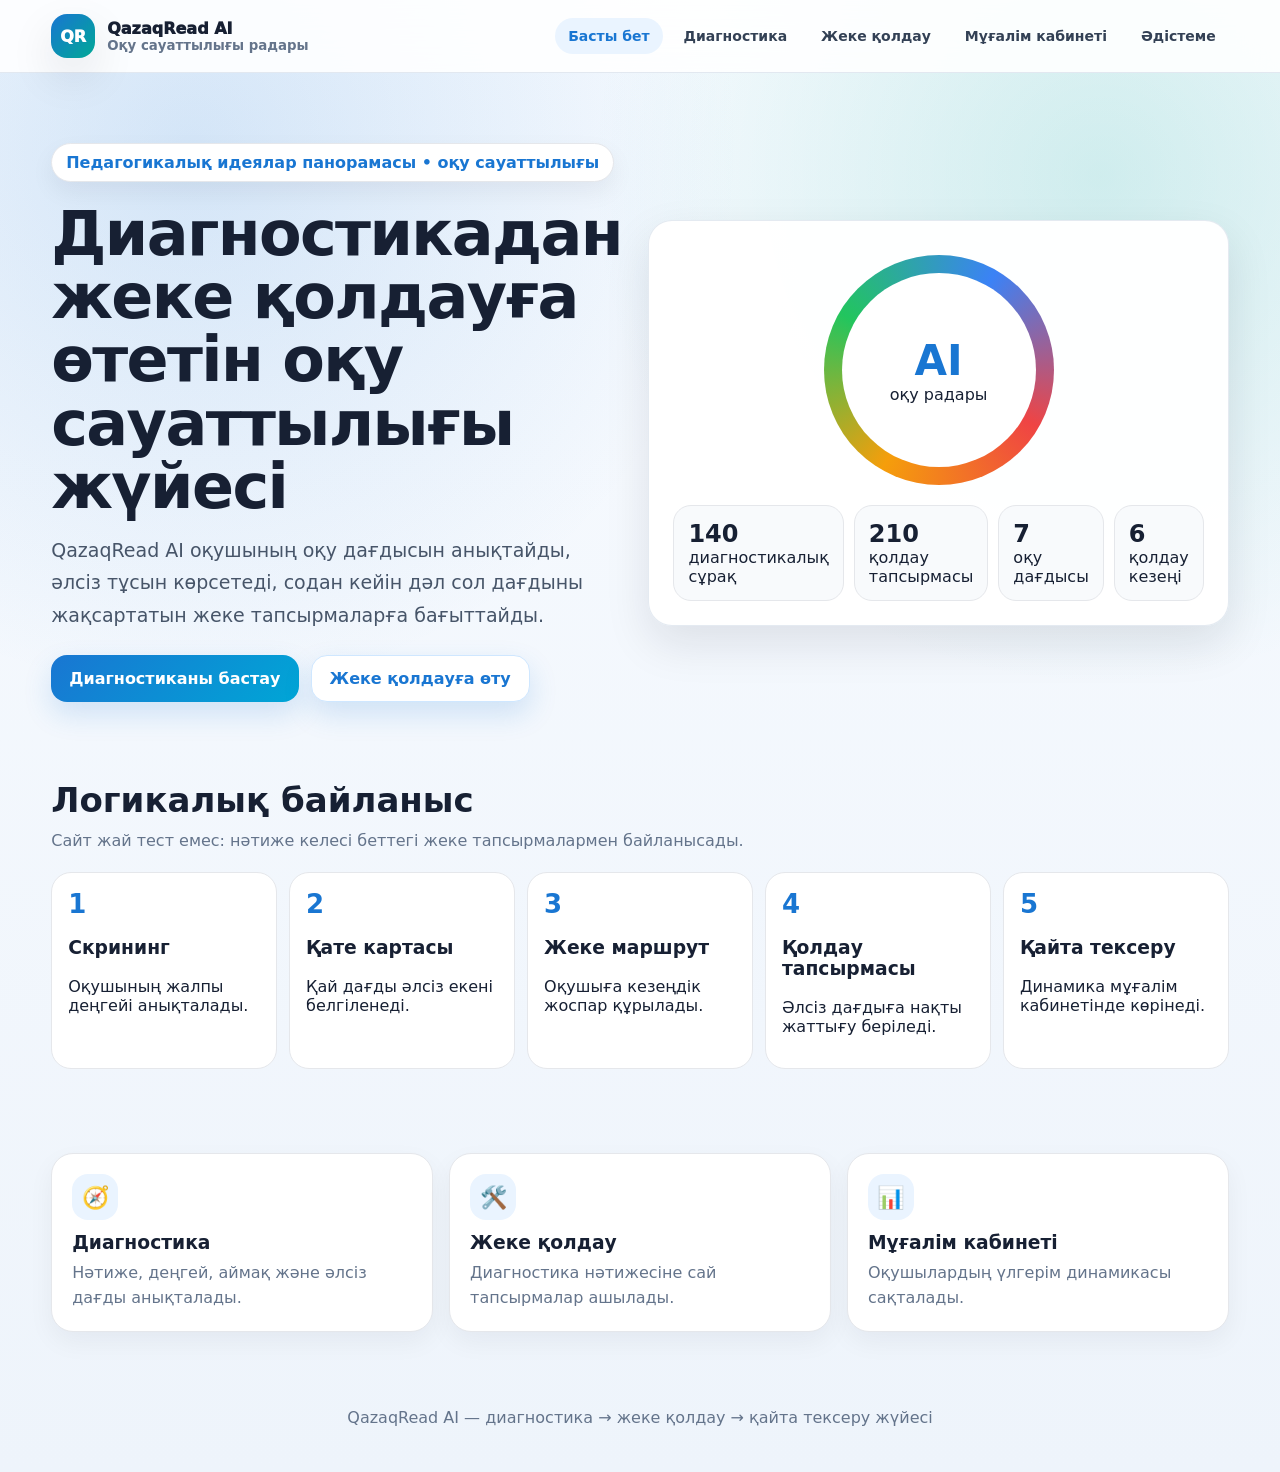
<file: index.html>
<!DOCTYPE html><html lang="kk"><head><meta charset="UTF-8"><meta name="viewport" content="width=device-width, initial-scale=1.0"><title>QazaqRead AI — Басты бет</title><link rel="stylesheet" href="style.css"></head><body>
<div class="nav">
  <div class="container nav-inner">
    <a class="logo" href="index.html"><span class="logo-mark">QR</span><span>QazaqRead AI<small>Оқу сауаттылығы радары</small></span></a>
    <div class="menu">
      <a href="index.html">Басты бет</a>
      <a href="diagnostika.html">Диагностика</a>
      <a href="tapsyrmalar.html">Жеке қолдау</a>
      <a href="kabinet.html">Мұғалім кабинеті</a>
      <a href="adistemelik.html">Әдістеме</a>
    </div>
  </div>
</div>

<header class="hero"><div class="container grid"><div><span class="badge">Педагогикалық идеялар панорамасы • оқу сауаттылығы</span><h1>Диагностикадан жеке қолдауға өтетін оқу сауаттылығы жүйесі</h1><p class="lead">QazaqRead AI оқушының оқу дағдысын анықтайды, әлсіз тұсын көрсетеді, содан кейін дәл сол дағдыны жақсартатын жеке тапсырмаларға бағыттайды.</p><div class="actions"><a class="btn primary" href="diagnostika.html">Диагностиканы бастау</a><a class="btn secondary" href="tapsyrmalar.html">Жеке қолдауға өту</a></div></div><div class="card"><div class="radar"><div class="radar-inner"><div><b>AI</b><br>оқу радары</div></div></div><div class="stat-row"><div class="stat"><b>140</b><span>диагностикалық сұрақ</span></div><div class="stat"><b>210</b><span>қолдау тапсырмасы</span></div><div class="stat"><b>7</b><span>оқу дағдысы</span></div><div class="stat"><b>6</b><span>қолдау кезеңі</span></div></div></div></div></header>
<section class="section"><div class="container"><div class="section-head"><div><h2>Логикалық байланыс</h2><p class="sub">Сайт жай тест емес: нәтиже келесі беттегі жеке тапсырмалармен байланысады.</p></div></div><div class="flow"><div class="step"><b>1</b><h3>Скрининг</h3><p>Оқушының жалпы деңгейі анықталады.</p></div><div class="step"><b>2</b><h3>Қате картасы</h3><p>Қай дағды әлсіз екені белгіленеді.</p></div><div class="step"><b>3</b><h3>Жеке маршрут</h3><p>Оқушыға кезеңдік жоспар құрылады.</p></div><div class="step"><b>4</b><h3>Қолдау тапсырмасы</h3><p>Әлсіз дағдыға нақты жаттығу беріледі.</p></div><div class="step"><b>5</b><h3>Қайта тексеру</h3><p>Динамика мұғалім кабинетінде көрінеді.</p></div></div></div></section>
<section class="section"><div class="container"><div class="cards"><a class="mini" href="diagnostika.html"><div class="icon">🧭</div><h3>Диагностика</h3><p>Нәтиже, деңгей, аймақ және әлсіз дағды анықталады.</p></a><a class="mini" href="tapsyrmalar.html"><div class="icon">🛠️</div><h3>Жеке қолдау</h3><p>Диагностика нәтижесіне сай тапсырмалар ашылады.</p></a><a class="mini" href="kabinet.html"><div class="icon">📊</div><h3>Мұғалім кабинеті</h3><p>Оқушылардың үлгерім динамикасы сақталады.</p></a></div></div></section>
<div class="footer"><div class="container">QazaqRead AI — диагностика → жеке қолдау → қайта тексеру жүйесі</div></div><script src="data.js"></script><script src="script.js"></script></body></html>
</file>
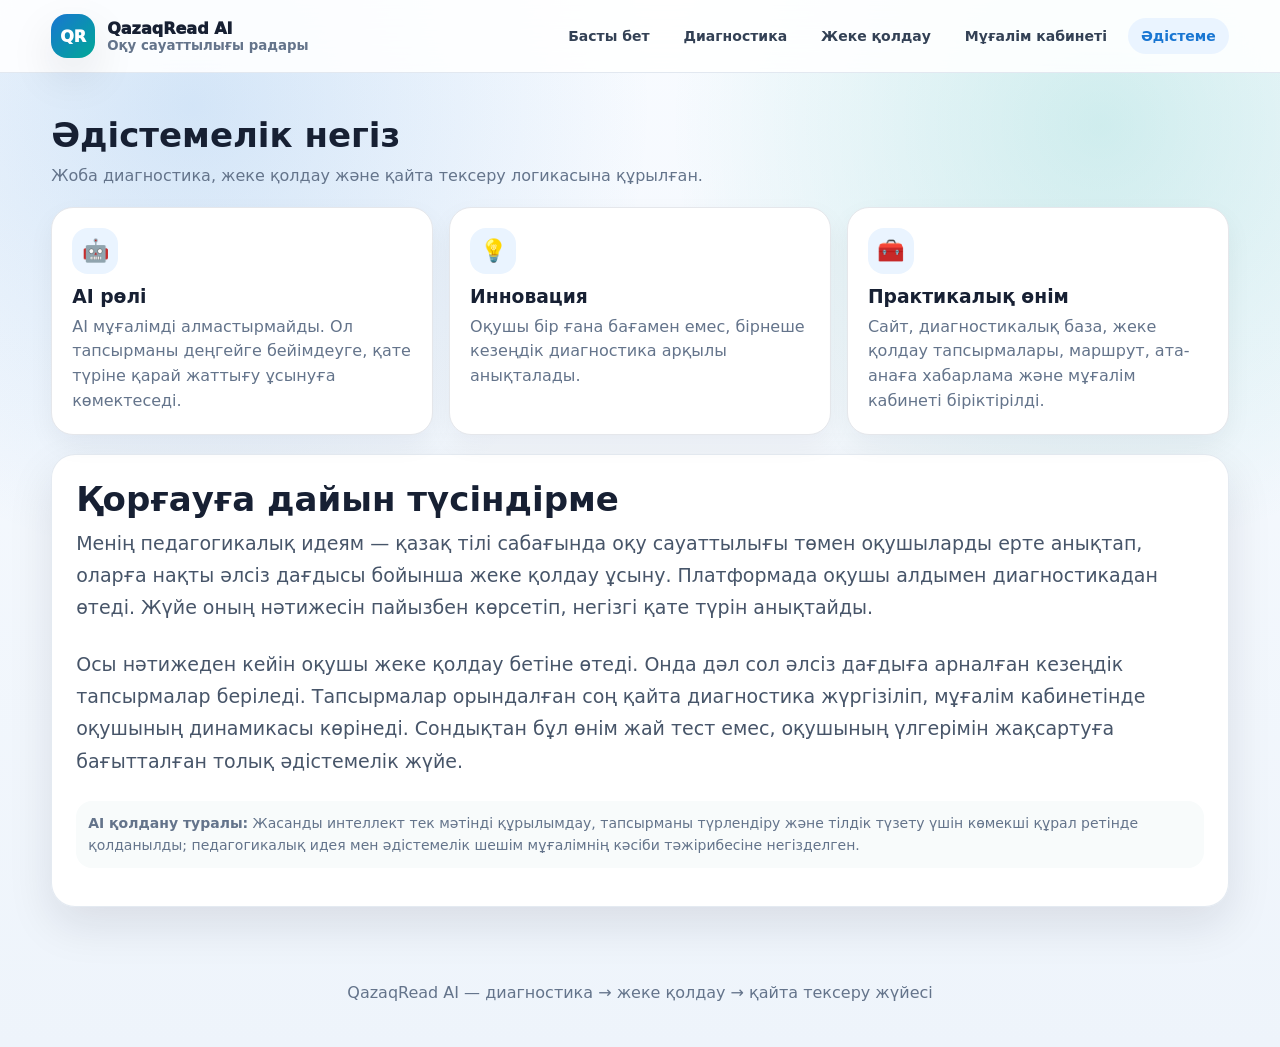
<file: adistemelik.html>
<!DOCTYPE html><html lang="kk"><head><meta charset="UTF-8"><meta name="viewport" content="width=device-width, initial-scale=1.0"><title>QazaqRead AI — Әдістеме</title><link rel="stylesheet" href="style.css"></head><body>
<div class="nav">
  <div class="container nav-inner">
    <a class="logo" href="index.html"><span class="logo-mark">QR</span><span>QazaqRead AI<small>Оқу сауаттылығы радары</small></span></a>
    <div class="menu">
      <a href="index.html">Басты бет</a>
      <a href="diagnostika.html">Диагностика</a>
      <a href="tapsyrmalar.html">Жеке қолдау</a>
      <a href="kabinet.html">Мұғалім кабинеті</a>
      <a href="adistemelik.html">Әдістеме</a>
    </div>
  </div>
</div>

<section class="section"><div class="container"><div class="section-head"><div><h2>Әдістемелік негіз</h2><p class="sub">Жоба диагностика, жеке қолдау және қайта тексеру логикасына құрылған.</p></div></div><div class="cards"><div class="mini"><div class="icon">🤖</div><h3>AI рөлі</h3><p>AI мұғалімді алмастырмайды. Ол тапсырманы деңгейге бейімдеуге, қате түріне қарай жаттығу ұсынуға көмектеседі.</p></div><div class="mini"><div class="icon">💡</div><h3>Инновация</h3><p>Оқушы бір ғана бағамен емес, бірнеше кезеңдік диагностика арқылы анықталады.</p></div><div class="mini"><div class="icon">🧰</div><h3>Практикалық өнім</h3><p>Сайт, диагностикалық база, жеке қолдау тапсырмалары, маршрут, ата-анаға хабарлама және мұғалім кабинеті біріктірілді.</p></div></div><br><div class="card"><h2>Қорғауға дайын түсіндірме</h2><p class="lead">Менің педагогикалық идеям — қазақ тілі сабағында оқу сауаттылығы төмен оқушыларды ерте анықтап, оларға нақты әлсіз дағдысы бойынша жеке қолдау ұсыну. Платформада оқушы алдымен диагностикадан өтеді. Жүйе оның нәтижесін пайызбен көрсетіп, негізгі қате түрін анықтайды.</p><p class="lead">Осы нәтижеден кейін оқушы жеке қолдау бетіне өтеді. Онда дәл сол әлсіз дағдыға арналған кезеңдік тапсырмалар беріледі. Тапсырмалар орындалған соң қайта диагностика жүргізіліп, мұғалім кабинетінде оқушының динамикасы көрінеді. Сондықтан бұл өнім жай тест емес, оқушының үлгерімін жақсартуға бағытталған толық әдістемелік жүйе.</p><p class="note"><b>AI қолдану туралы:</b> Жасанды интеллект тек мәтінді құрылымдау, тапсырманы түрлендіру және тілдік түзету үшін көмекші құрал ретінде қолданылды; педагогикалық идея мен әдістемелік шешім мұғалімнің кәсіби тәжірибесіне негізделген.</p></div></div></section>
<div class="footer"><div class="container">QazaqRead AI — диагностика → жеке қолдау → қайта тексеру жүйесі</div></div><script src="data.js"></script><script src="script.js"></script></body></html>
</file>
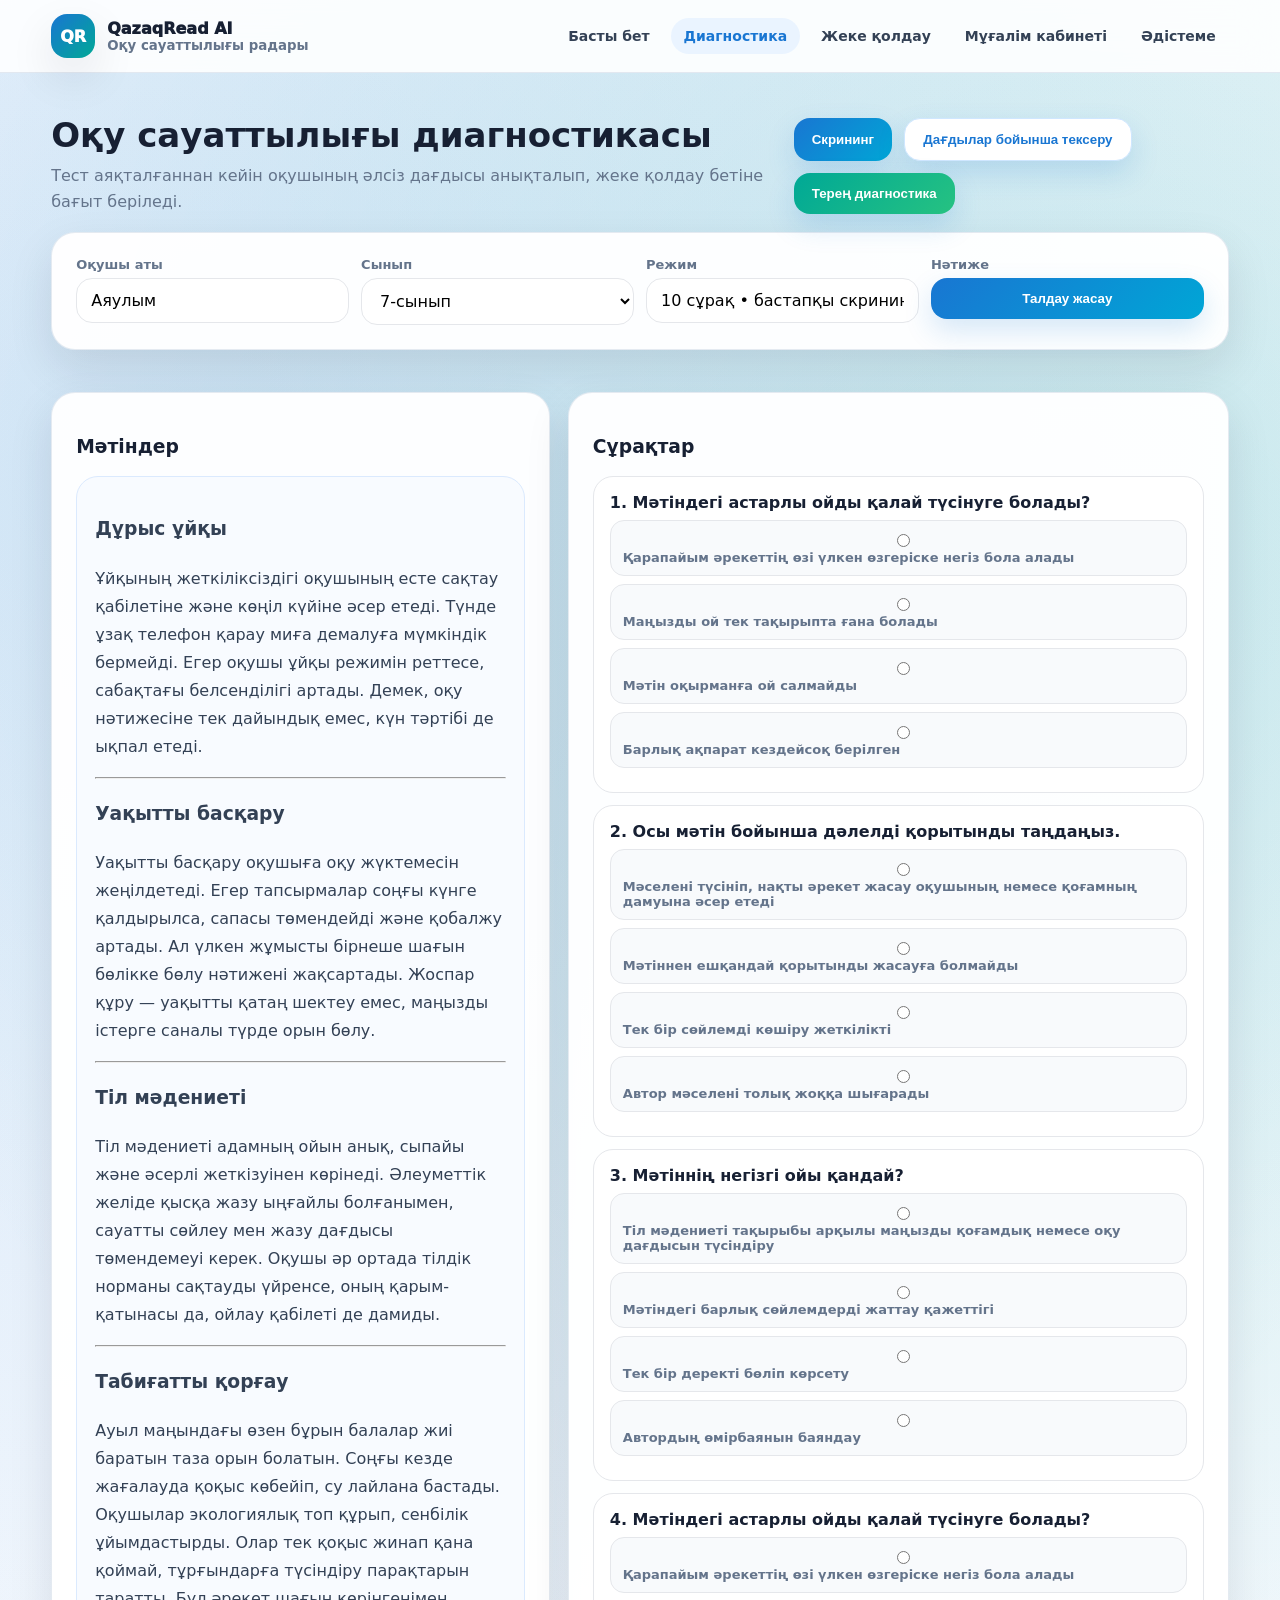
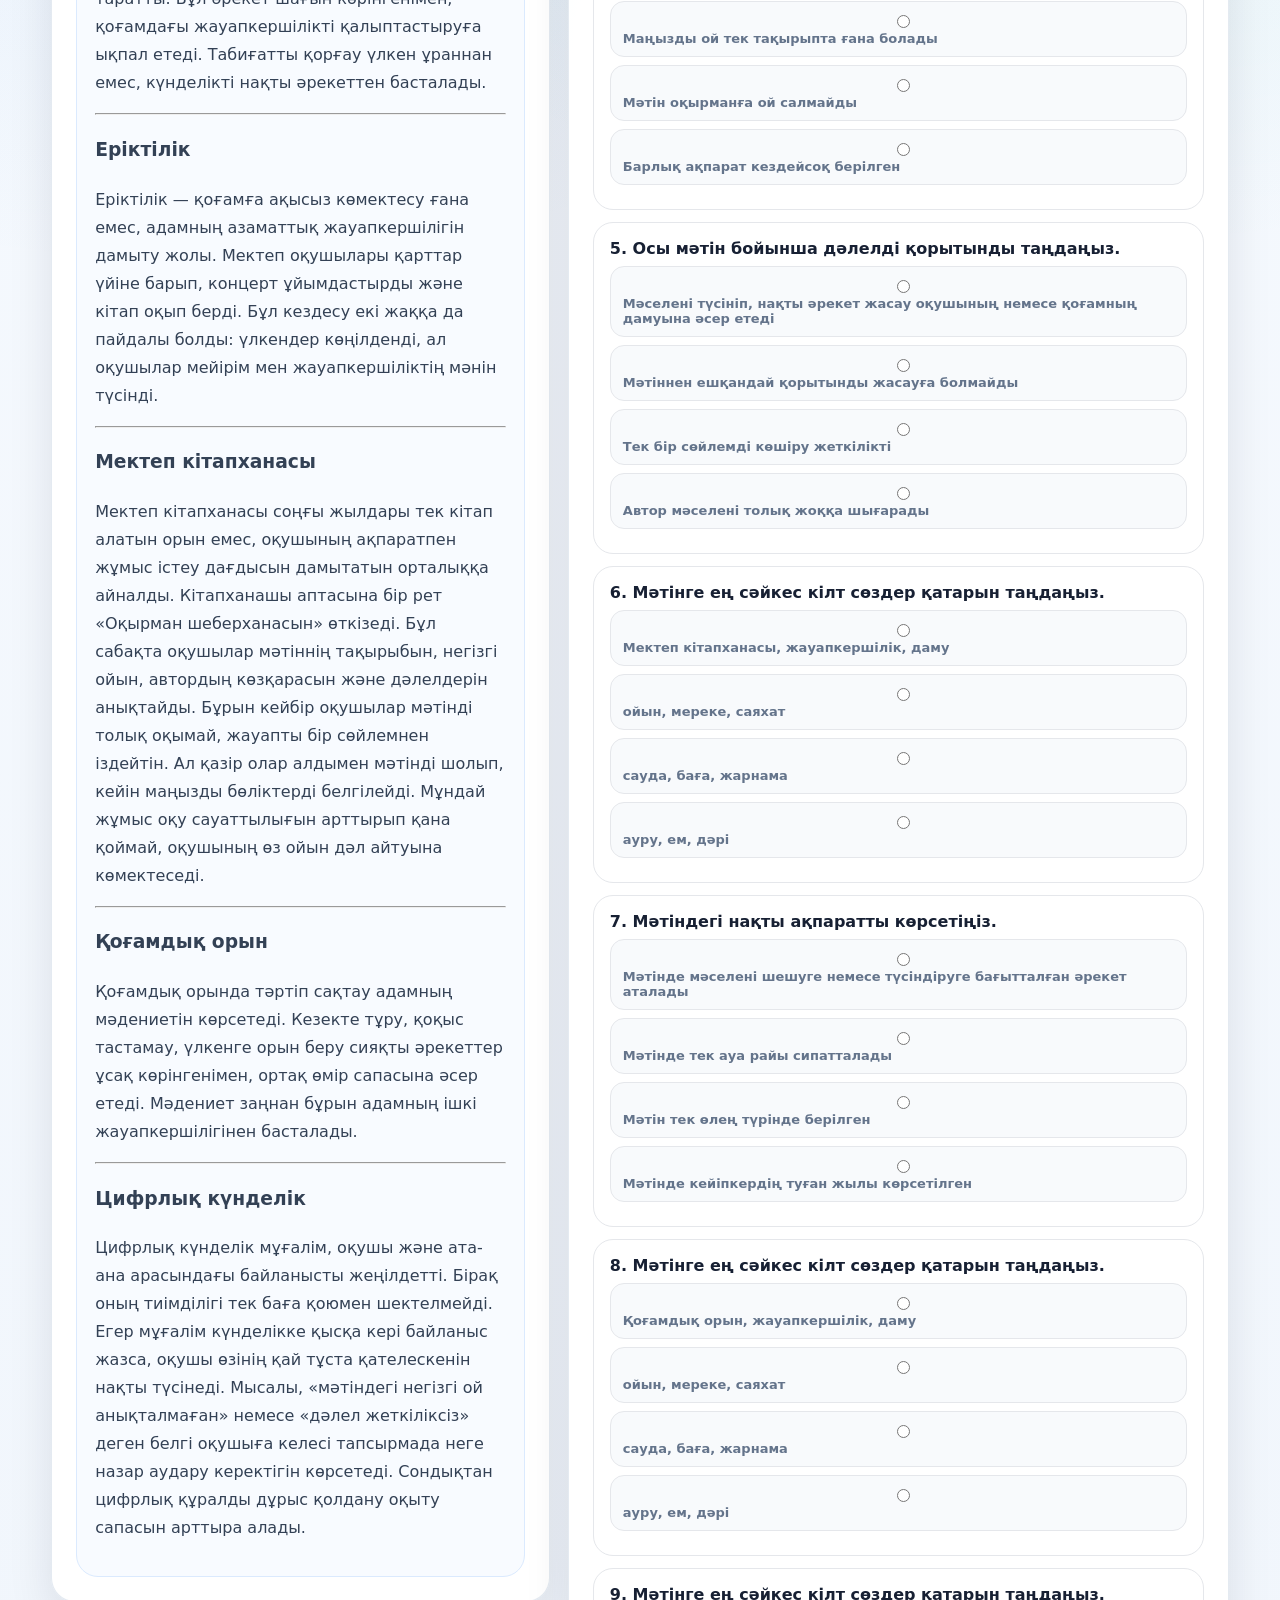
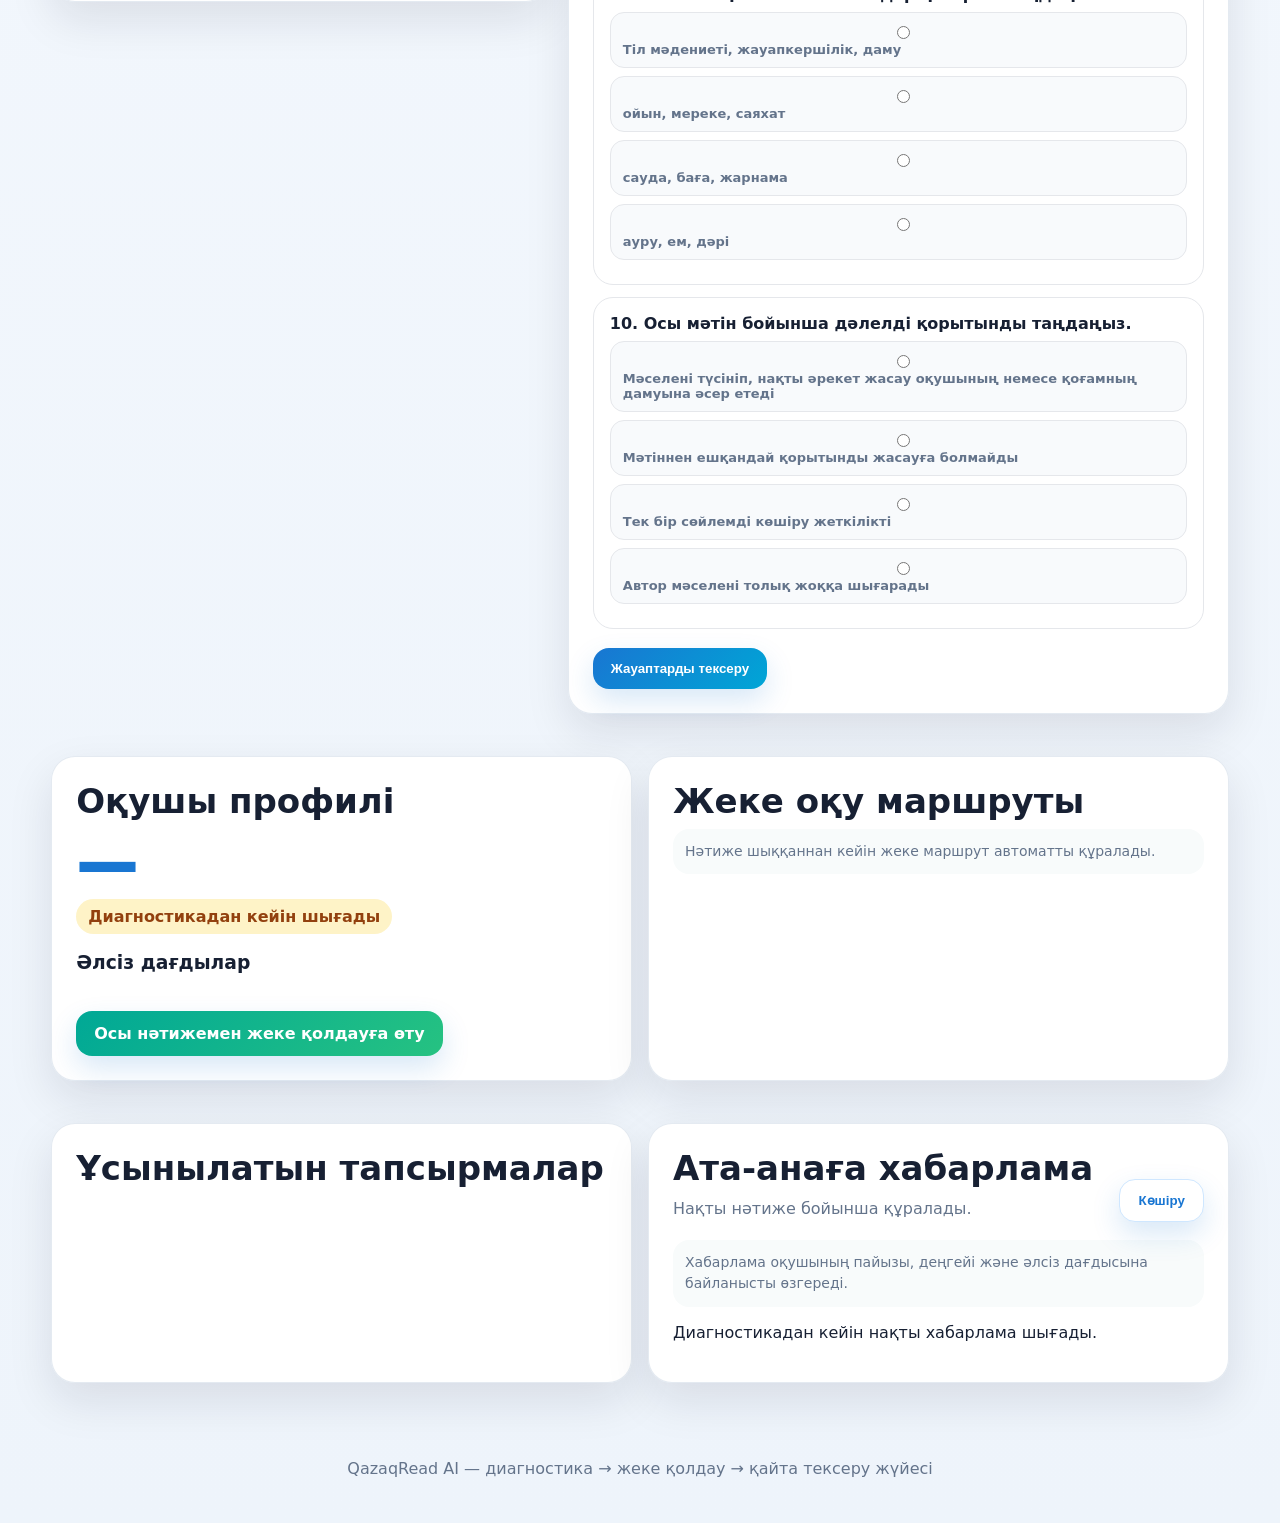
<file: diagnostika.html>
<!DOCTYPE html><html lang="kk"><head><meta charset="UTF-8"><meta name="viewport" content="width=device-width, initial-scale=1.0"><title>QazaqRead AI — Диагностика</title><link rel="stylesheet" href="style.css"></head><body>
<div class="nav">
  <div class="container nav-inner">
    <a class="logo" href="index.html"><span class="logo-mark">QR</span><span>QazaqRead AI<small>Оқу сауаттылығы радары</small></span></a>
    <div class="menu">
      <a href="index.html">Басты бет</a>
      <a href="diagnostika.html">Диагностика</a>
      <a href="tapsyrmalar.html">Жеке қолдау</a>
      <a href="kabinet.html">Мұғалім кабинеті</a>
      <a href="adistemelik.html">Әдістеме</a>
    </div>
  </div>
</div>

<section class="section"><div class="container"><div class="section-head"><div><h2>Оқу сауаттылығы диагностикасы</h2><p class="sub">Тест аяқталғаннан кейін оқушының әлсіз дағдысы анықталып, жеке қолдау бетіне бағыт беріледі.</p></div><div class="actions"><button class="btn primary" onclick="buildDiagnostic('screening')">Скрининг</button><button class="btn secondary" onclick="buildBalancedDiagnostic()">Дағдылар бойынша тексеру</button><button class="btn green" onclick="buildDiagnostic('deep')">Терең диагностика</button></div></div><div class="card"><div class="form-grid"><div><label>Оқушы аты</label><input id="studentName" value="Аяулым"></div><div><label>Сынып</label><select id="studentGrade"><option>5-сынып</option><option>6-сынып</option><option selected>7-сынып</option><option>8-сынып</option><option>9-сынып</option><option>10-сынып</option></select></div><div><label>Режим</label><input id="testInfo" value="Скрининг" readonly></div><div><label>Нәтиже</label><button class="btn primary" style="width:100%;justify-content:center" onclick="evaluate()">Талдау жасау</button></div></div></div></div></section>
<section class="section" style="padding-top:0"><div class="container test-layout"><div class="card"><h3>Мәтіндер</h3><div class="passage" id="passageBox"></div></div><div class="card"><h3>Сұрақтар</h3><div class="qbox" id="questionsBox"></div><br><button class="btn primary" onclick="evaluate()">Жауаптарды тексеру</button></div></div></section>
<section class="section" style="padding-top:0"><div class="container result-grid"><div class="card"><h2>Оқушы профилі</h2><div class="big-score" id="scoreBox">—</div><div id="levelBox"><span class="level-pill level-yellow">Диагностикадан кейін шығады</span></div><h3>Әлсіз дағдылар</h3><div class="skill-list" id="weakSkills"></div><br><a class="btn green" href="tapsyrmalar.html">Осы нәтижемен жеке қолдауға өту</a></div><div class="card"><h2>Жеке оқу маршруты</h2><div class="route" id="routeBox"><div class="note">Нәтиже шыққаннан кейін жеке маршрут автоматты құралады.</div></div></div></div></section>
<section class="section" style="padding-top:0"><div class="container result-grid"><div class="card"><h2>Ұсынылатын тапсырмалар</h2><div class="cards" id="recommendedTasks"></div></div><div class="card"><div class="section-head"><div><h2>Ата-анаға хабарлама</h2><p class="sub">Нақты нәтиже бойынша құралады.</p></div><button class="btn secondary" onclick="copyParent()">Көшіру</button></div><p class="note">Хабарлама оқушының пайызы, деңгейі және әлсіз дағдысына байланысты өзгереді.</p><p id="parentText">Диагностикадан кейін нақты хабарлама шығады.</p></div></div></section>
<div class="footer"><div class="container">QazaqRead AI — диагностика → жеке қолдау → қайта тексеру жүйесі</div></div><script src="data.js"></script><script src="script.js"></script></body></html>
</file>
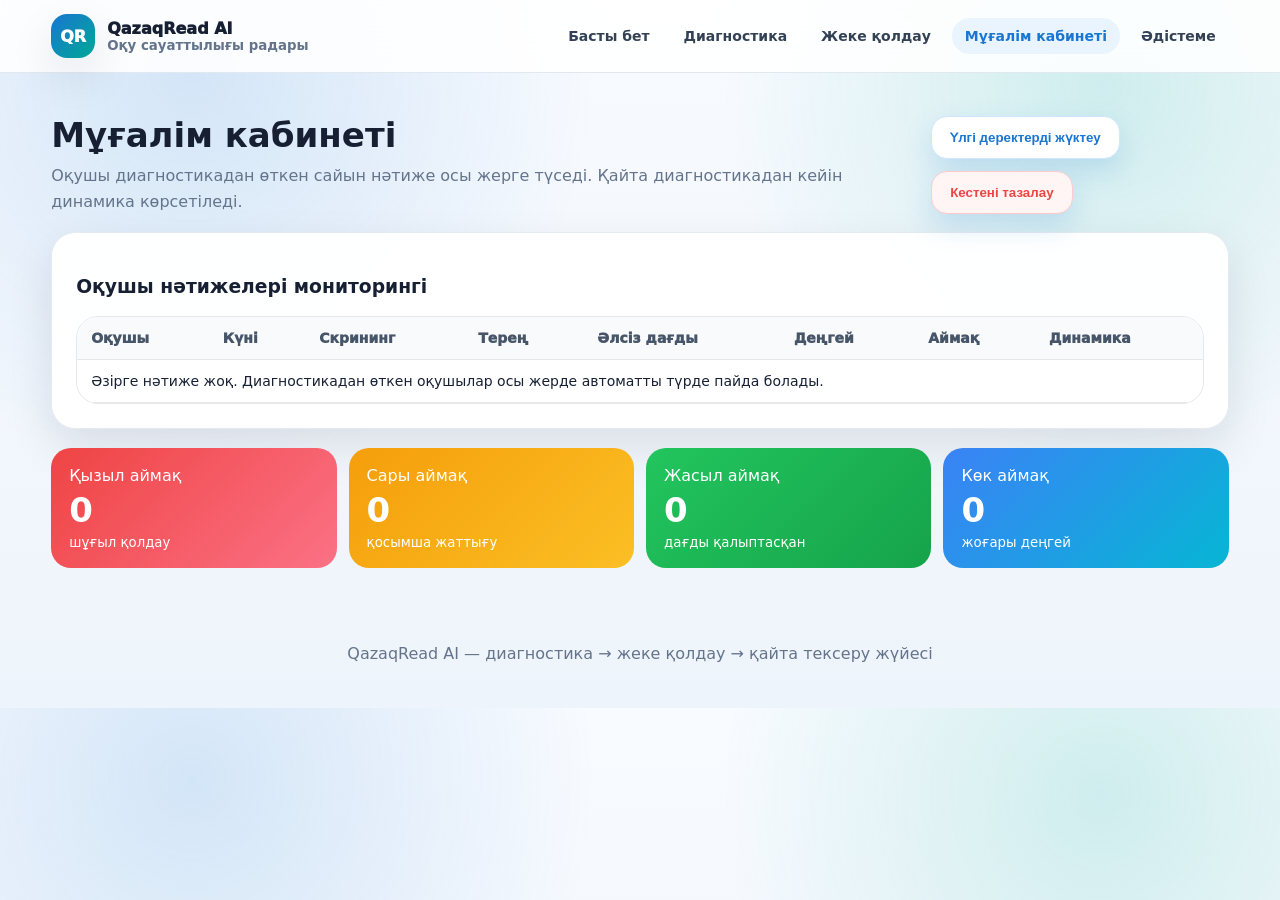
<file: kabinet.html>
<!DOCTYPE html><html lang="kk"><head><meta charset="UTF-8"><meta name="viewport" content="width=device-width, initial-scale=1.0"><title>QazaqRead AI — Мұғалім кабинеті</title><link rel="stylesheet" href="style.css"></head><body>
<div class="nav">
  <div class="container nav-inner">
    <a class="logo" href="index.html"><span class="logo-mark">QR</span><span>QazaqRead AI<small>Оқу сауаттылығы радары</small></span></a>
    <div class="menu">
      <a href="index.html">Басты бет</a>
      <a href="diagnostika.html">Диагностика</a>
      <a href="tapsyrmalar.html">Жеке қолдау</a>
      <a href="kabinet.html">Мұғалім кабинеті</a>
      <a href="adistemelik.html">Әдістеме</a>
    </div>
  </div>
</div>

<section class="section"><div class="container"><div class="section-head"><div><h2>Мұғалім кабинеті</h2><p class="sub">Оқушы диагностикадан өткен сайын нәтиже осы жерге түседі. Қайта диагностикадан кейін динамика көрсетіледі.</p></div><div class="actions"><button class="btn secondary" onclick="makeSampleClass()">Үлгі деректерді жүктеу</button><button class="btn danger" onclick="clearClass()">Кестені тазалау</button></div></div><div class="card"><h3>Оқушы нәтижелері мониторингі</h3><div class="table-wrap"><table><thead><tr><th>Оқушы</th><th>Күні</th><th>Скрининг</th><th>Терең</th><th>Әлсіз дағды</th><th>Деңгей</th><th>Аймақ</th><th>Динамика</th></tr></thead><tbody id="classTable"></tbody></table></div></div><br><div class="zones"><div class="zone-card zred"><span>Қызыл аймақ</span><b id="count_red">0</b><small>шұғыл қолдау</small></div><div class="zone-card zyellow"><span>Сары аймақ</span><b id="count_yellow">0</b><small>қосымша жаттығу</small></div><div class="zone-card zgreen"><span>Жасыл аймақ</span><b id="count_green">0</b><small>дағды қалыптасқан</small></div><div class="zone-card zblue"><span>Көк аймақ</span><b id="count_blue">0</b><small>жоғары деңгей</small></div></div></div></section>
<div class="footer"><div class="container">QazaqRead AI — диагностика → жеке қолдау → қайта тексеру жүйесі</div></div><script src="data.js"></script><script src="script.js"></script></body></html>
</file>
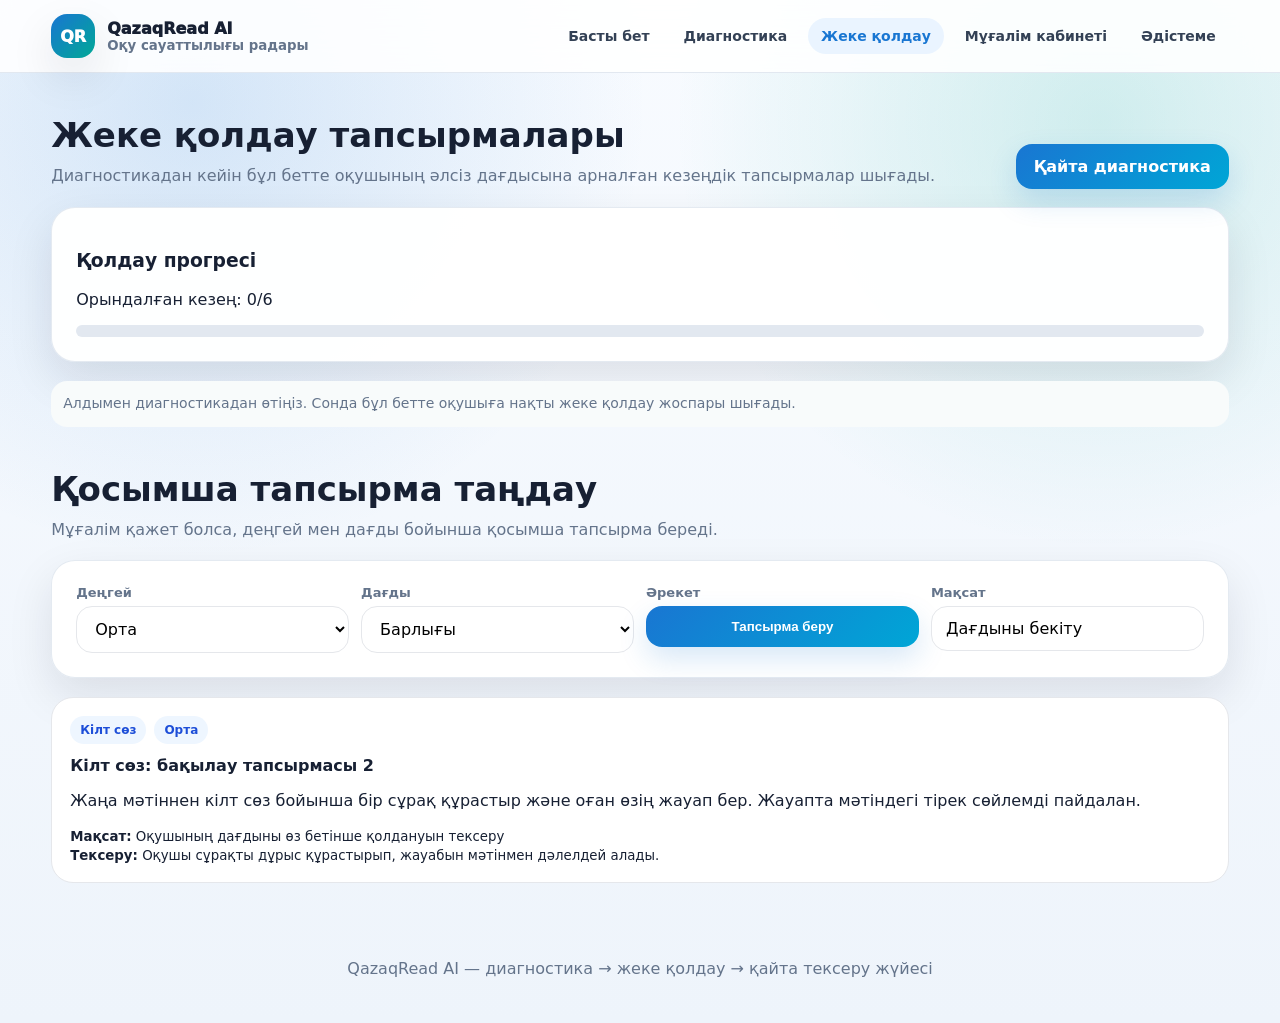
<file: tapsyrmalar.html>
<!DOCTYPE html><html lang="kk"><head><meta charset="UTF-8"><meta name="viewport" content="width=device-width, initial-scale=1.0"><title>QazaqRead AI — Жеке қолдау</title><link rel="stylesheet" href="style.css"></head><body>
<div class="nav">
  <div class="container nav-inner">
    <a class="logo" href="index.html"><span class="logo-mark">QR</span><span>QazaqRead AI<small>Оқу сауаттылығы радары</small></span></a>
    <div class="menu">
      <a href="index.html">Басты бет</a>
      <a href="diagnostika.html">Диагностика</a>
      <a href="tapsyrmalar.html">Жеке қолдау</a>
      <a href="kabinet.html">Мұғалім кабинеті</a>
      <a href="adistemelik.html">Әдістеме</a>
    </div>
  </div>
</div>

<section class="section"><div class="container"><div class="section-head"><div><h2 id="supportTitle">Жеке қолдау тапсырмалары</h2><p class="sub" id="supportSub">Диагностикадан кейін бұл бетте оқушының әлсіз дағдысына арналған кезеңдік тапсырмалар шығады.</p></div><a class="btn primary" href="diagnostika.html">Қайта диагностика</a></div><div class="card"><h3>Қолдау прогресі</h3><p id="progressText">Орындалған кезең: 0/6</p><div class="progress"><span id="progressBar"></span></div></div><br><div class="route" id="supportPlan"></div></div></section>
<section class="section" style="padding-top:0"><div class="container"><div class="section-head"><div><h2>Қосымша тапсырма таңдау</h2><p class="sub">Мұғалім қажет болса, деңгей мен дағды бойынша қосымша тапсырма береді.</p></div></div><div class="card"><div class="form-grid"><div><label>Деңгей</label><select id="taskLevel"><option value="all">Барлығы</option><option value="beginner">Бастапқы</option><option value="middle" selected>Орта</option><option value="high">Жоғары</option></select></div><div><label>Дағды</label><select id="taskSkill"><option value="all">Барлығы</option><option value="main_idea">Негізгі ой</option><option value="info">Нақты ақпарат</option><option value="keywords">Кілт сөз</option><option value="cause">Себеп-салдар</option><option value="interpretation">Интерпретация</option><option value="author">Автор көзқарасы</option><option value="argument">Дәлелдеу</option></select></div><div><label>Әрекет</label><button class="btn primary" style="width:100%;justify-content:center" onclick="selectTask()">Тапсырма беру</button></div><div><label>Мақсат</label><input value="Дағдыны бекіту" readonly></div></div></div><br><div id="manualTask"></div></div></section>
<div class="footer"><div class="container">QazaqRead AI — диагностика → жеке қолдау → қайта тексеру жүйесі</div></div><script src="data.js"></script><script src="script.js"></script></body></html>
</file>
<file: style.css>
:root{--text:#172033;--muted:#64748b;--brand:#1976d2;--brand2:#00a896;--line:#e5e7eb;--red:#ef4444;--yellow:#f59e0b;--green:#22c55e;--blue:#3b82f6;--shadow:0 18px 45px rgba(15,23,42,.10);--radius:24px}
*{box-sizing:border-box}body{margin:0;font-family:Inter,system-ui,Segoe UI,Arial,sans-serif;background:radial-gradient(circle at 15% 10%,rgba(25,118,210,.16),transparent 32%),radial-gradient(circle at 86% 12%,rgba(0,168,150,.16),transparent 30%),linear-gradient(180deg,#f8fbff,#eef4fb);color:var(--text)}a{text-decoration:none;color:inherit}.container{width:min(1180px,92%);margin:0 auto}.nav{position:sticky;top:0;z-index:50;backdrop-filter:blur(18px);background:rgba(255,255,255,.88);border-bottom:1px solid #e2e8f0}.nav-inner{display:flex;align-items:center;justify-content:space-between;gap:18px;padding:14px 0}.logo{display:flex;align-items:center;gap:12px;font-weight:950}.logo-mark{width:44px;height:44px;border-radius:16px;background:linear-gradient(135deg,var(--brand),var(--brand2));display:grid;place-items:center;color:#fff;box-shadow:var(--shadow)}.logo small{display:block;color:var(--muted);font-weight:700}.menu{display:flex;gap:8px;flex-wrap:wrap}.menu a{padding:10px 13px;border-radius:999px;color:#334155;font-weight:850;font-size:14px}.menu a:hover,.menu a.active{background:#eaf4ff;color:var(--brand)}.hero{padding:70px 0 36px}.grid{display:grid;grid-template-columns:1.08fr .92fr;gap:26px;align-items:center}.badge{display:inline-flex;background:#fff;border:1px solid var(--line);border-radius:999px;padding:9px 14px;font-weight:900;color:var(--brand);box-shadow:0 10px 24px rgba(15,23,42,.06)}h1{font-size:clamp(36px,5vw,62px);line-height:1.02;margin:20px 0 16px;letter-spacing:-1.6px}.lead{font-size:19px;line-height:1.7;color:#475569;margin:0 0 24px}.actions{display:flex;gap:12px;flex-wrap:wrap}.btn{border:0;border-radius:16px;padding:13px 18px;font-weight:900;cursor:pointer;display:inline-flex;align-items:center;gap:8px;box-shadow:0 12px 28px rgba(25,118,210,.17)}.primary{background:linear-gradient(135deg,var(--brand),#00a6d6);color:#fff}.secondary{background:#fff;color:var(--brand);border:1px solid #cfe7ff}.green{background:linear-gradient(135deg,var(--brand2),#26c281);color:#fff}.danger{background:#fff5f5;color:var(--red);border:1px solid #fecaca}.card{background:rgba(255,255,255,.96);border:1px solid rgba(226,232,240,.9);border-radius:var(--radius);box-shadow:var(--shadow);padding:24px}.section{padding:42px 0}.section-head{display:flex;justify-content:space-between;align-items:end;gap:20px;margin-bottom:18px}.section h2{font-size:34px;margin:0 0 8px}.sub{margin:0;color:var(--muted);line-height:1.6}.cards{display:grid;grid-template-columns:repeat(3,1fr);gap:16px}.mini{padding:20px;border-radius:22px;background:#fff;border:1px solid var(--line);box-shadow:0 10px 26px rgba(15,23,42,.05)}.icon{width:46px;height:46px;border-radius:16px;background:#eaf4ff;color:var(--brand);display:grid;place-items:center;font-size:22px;margin-bottom:12px}.mini h3{margin:0 0 8px}.mini p{color:var(--muted);line-height:1.55;margin:0}.flow{display:grid;grid-template-columns:repeat(5,1fr);gap:12px}.flow .step{background:#fff;border:1px solid var(--line);border-radius:20px;padding:16px;position:relative}.step b{font-size:26px;color:var(--brand)}.radar{display:grid;place-items:center;margin:10px auto 20px;width:230px;height:230px;border-radius:50%;background:conic-gradient(from 120deg,var(--red),var(--yellow),var(--green),var(--blue),var(--red));padding:18px}.radar-inner{width:100%;height:100%;border-radius:50%;background:#fff;display:grid;place-items:center;text-align:center}.radar-inner b{font-size:42px;color:var(--brand)}.stat-row{display:grid;grid-template-columns:repeat(4,1fr);gap:10px}.stat{border-radius:18px;padding:14px;background:#f8fafc;border:1px solid var(--line)}.stat b{font-size:24px;display:block}.form-grid{display:grid;grid-template-columns:repeat(4,1fr);gap:12px}label{font-size:13px;color:var(--muted);font-weight:900;display:block;margin:0 0 6px}input,select{width:100%;border:1px solid var(--line);border-radius:16px;padding:12px 14px;background:#fff;font:inherit}.test-layout{display:grid;grid-template-columns:.86fr 1.14fr;gap:18px;align-items:start}.passage{white-space:pre-line;line-height:1.75;color:#334155;background:#f8fbff;border:1px solid #dbeafe;border-radius:22px;padding:18px}.qbox{display:grid;gap:12px}.question{background:#fff;border:1px solid var(--line);border-radius:20px;padding:16px}.option{display:block;margin:8px 0;padding:10px 12px;border-radius:14px;border:1px solid var(--line);cursor:pointer;background:#f8fafc}.result-grid{display:grid;grid-template-columns:1fr 1fr;gap:16px}.big-score{font-size:60px;font-weight:1000;color:var(--brand)}.level-pill{display:inline-flex;border-radius:999px;padding:8px 12px;font-weight:900}.level-red{background:#fee2e2;color:#b91c1c}.level-yellow{background:#fef3c7;color:#92400e}.level-green{background:#dcfce7;color:#166534}.level-blue{background:#dbeafe;color:#1d4ed8}.skill-list{display:flex;gap:8px;flex-wrap:wrap;margin-top:10px}.skill,.tag{border-radius:999px;background:#eef6ff;color:#1d4ed8;padding:7px 10px;font-weight:900;font-size:12px}.route{display:grid;gap:10px}.route-step{display:flex;gap:12px;background:#f8fafc;border:1px solid var(--line);border-radius:18px;padding:13px}.route-step span{width:34px;height:34px;border-radius:12px;background:var(--brand);color:#fff;display:grid;place-items:center;font-weight:900;flex:0 0 auto}.table-wrap{overflow:auto;border-radius:22px;border:1px solid var(--line)}table{width:100%;border-collapse:collapse;background:#fff;min-width:900px}th,td{padding:13px 14px;border-bottom:1px solid var(--line);text-align:left;font-size:14px}th{background:#f8fafc;color:#475569;font-weight:1000}td small{color:var(--muted);font-weight:700}.zones{display:grid;grid-template-columns:repeat(4,1fr);gap:12px}.zone-card{border-radius:20px;padding:18px;color:#fff;min-height:120px;display:flex;flex-direction:column;justify-content:space-between}.zone-card b{font-size:34px}.zred{background:linear-gradient(135deg,#ef4444,#fb7185)}.zyellow{background:linear-gradient(135deg,#f59e0b,#fbbf24)}.zgreen{background:linear-gradient(135deg,#22c55e,#16a34a)}.zblue{background:linear-gradient(135deg,#3b82f6,#06b6d4)}.task-card{border:1px solid var(--line);border-radius:22px;background:#fff;padding:18px}.meta{display:flex;gap:8px;flex-wrap:wrap;margin-bottom:12px}.note{background:#f8fbfb;border-radius:16px;padding:12px;color:var(--muted);font-size:14px;line-height:1.55}.progress{height:12px;background:#e2e8f0;border-radius:999px;overflow:hidden}.progress span{display:block;height:100%;background:linear-gradient(90deg,var(--brand),var(--brand2));width:0}.footer{padding:34px 0 45px;color:var(--muted);text-align:center}@media(max-width:920px){.grid,.test-layout,.result-grid{grid-template-columns:1fr}.cards{grid-template-columns:1fr 1fr}.form-grid,.zones,.stat-row,.flow{grid-template-columns:1fr 1fr}.nav-inner{align-items:flex-start;flex-direction:column}}@media(max-width:580px){.cards,.form-grid,.zones,.stat-row,.flow{grid-template-columns:1fr}.hero{padding-top:36px}h1{font-size:36px}.card{padding:18px}}
</file>
